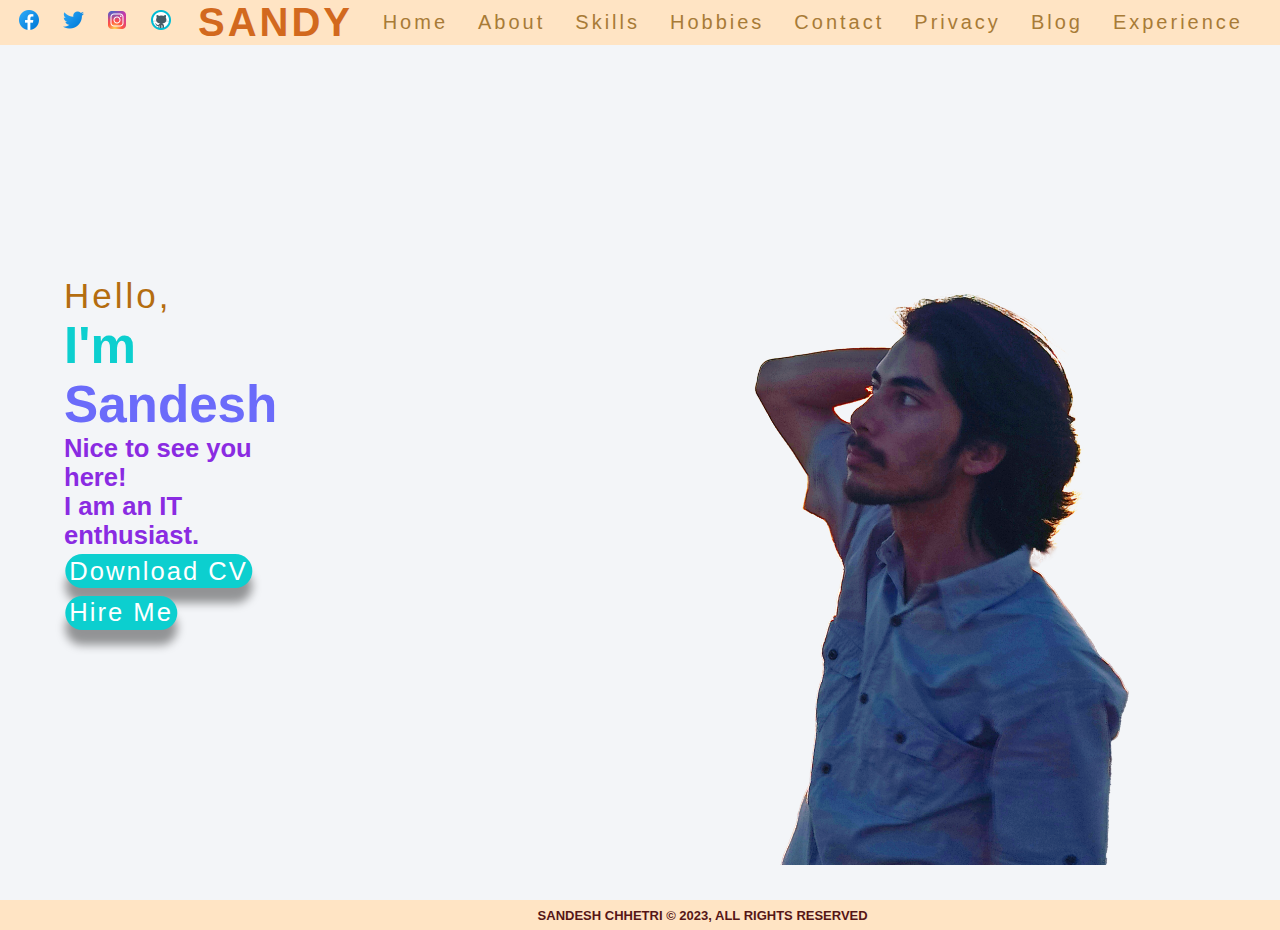
<file: Index.html>
<!DOCTYPE html>
<html lang="en">
<head>
    <meta charset="UTF-8">
    <meta http-equiv="X-UA-Compatible" content="IE=edge">
    <meta name="viewport" content="width=device-width, initial-scale=1.0">
    <link rel="stylesheet" href="Sandesh.css">
    <title>Sandesh's Website</title>

</head> 
<body>
	<div class="vessel">
		<nav>
			<div class="social-icons">
				<a href="https://www.facebook.com/sndesh.pc/"><i class="facebook"></i></a>
				<a href="https://twitter.com/SandeshJungChh2"><i class="twitter"></i></a>
				<a href="https://www.instagram.com/im_sandesh_chhetri/"><i class="instagram"></i></a>
				<a href="https://github.com/Sandeshsir"><i class="github"></i></a>
			  </div>			  
			<div class="logo">Sandy</div>
			<div>
			<ul>
				<li><a href="Index.html">Home</a></li>
				<li><a href="About.html">About</a></li>
				<li><a href="Skills.html">Skills</a></li>
				<li><a href="Hobbies.html">Hobbies</a></li>
       			<li><a href="Contact.html">Contact</a></li>
				<li><a href="Privacy.html">Privacy</a></li>
				<li><a href="Blog.html">Blog</a></li>
				<li><a href="Experience.html">Experience</a></li>
			</ul>
			</div>
			<div style=" clear:both"></div>
		</nav>
		<div class="wrapper">
			<div class="cont cont1">
				<span class="topline">Hello,</span>
				<h1>I'm <span class="multitext">Sandesh</span></h1>
				<p>Nice to see you here!<br>
					I am an IT enthusiast.
				</p>
				<div class="btn">
					<a href="cv.pdf"><button>Download CV</button></a>
					<a href="Contact.html"><button>Hire me</button></a>
				</div>
			</div>
			<div style="float:right">
				<figure>
					<img src="sandy2.png" alt="Sandesh's image">
				</figure>
			</div>
		</div>
	</div>
	<footer>
        <p class="foot">SANDESH CHHETRI &COPY 2023, ALL RIGHTS RESERVED</p>
    </footer>
</body>
</html>
</file>
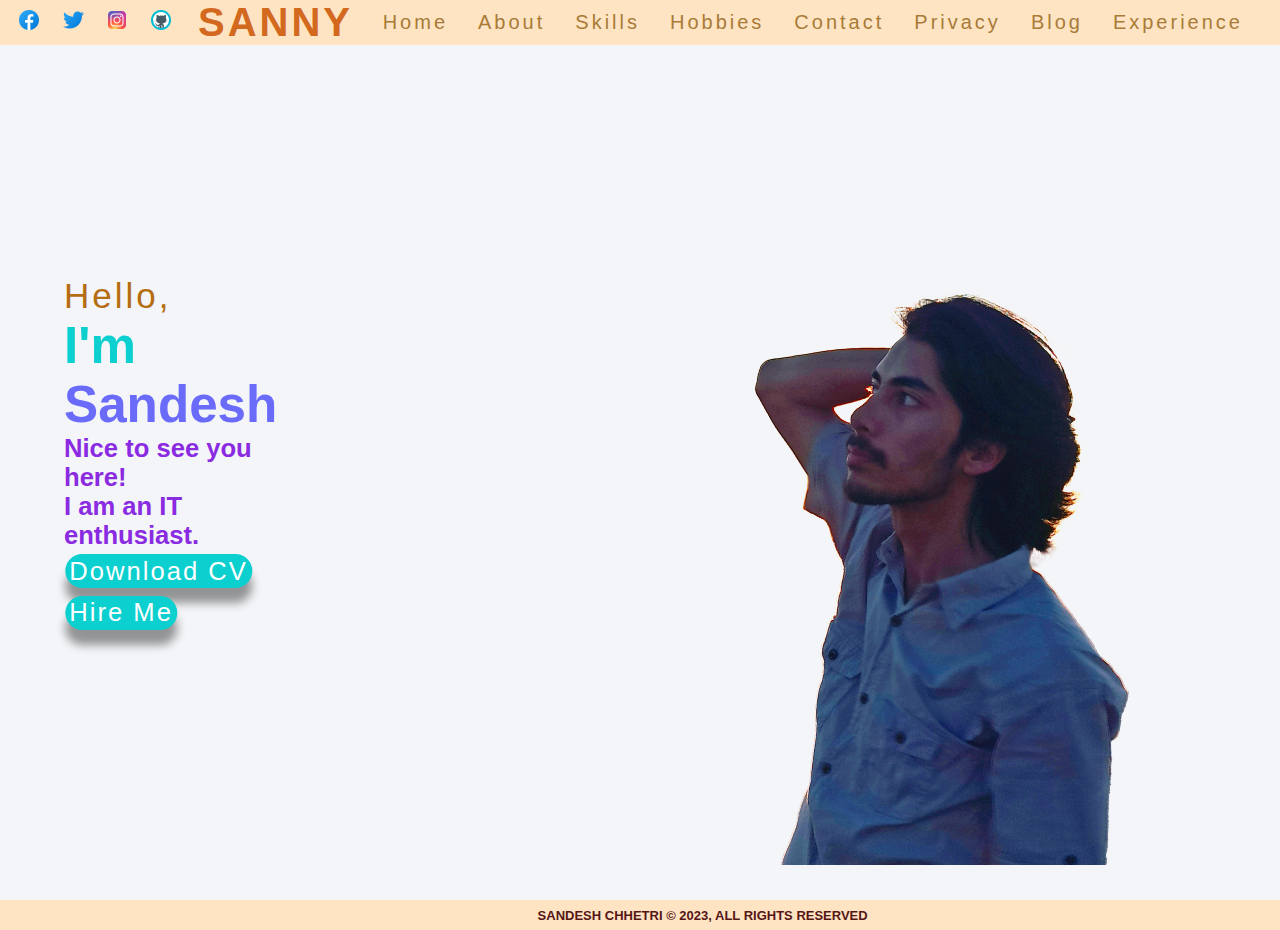
<file: index.html>
<!DOCTYPE html>
<html lang="en">
<head>
    <meta charset="UTF-8">
    <meta http-equiv="X-UA-Compatible" content="IE=edge">
    <meta name="viewport" content="width=device-width, initial-scale=1.0">
    <link rel="stylesheet" href="Sandesh.css">
    <title>Sandesh's Website</title>

</head> 
<body>
	<div class="vessel">
		<nav>
			<div class="social-icons">
				<a href="https://www.facebook.com/sndesh.pc/"><i class="facebook"></i></a>
				<a href="https://twitter.com/SandeshJungChh2"><i class="twitter"></i></a>
				<a href="https://www.instagram.com/im_sandesh_chhetri/"><i class="instagram"></i></a>
				<a href="https://github.com/Sandeshsir"><i class="github"></i></a>
			  </div>			  
			<div class="logo">Sanny</div>
			<div>
			<ul>
				<li><a href="index.html">Home</a></li>
				<li><a href="About.html">About</a></li>
				<li><a href="Skills.html">Skills</a></li>
				<li><a href="Hobbies.html">Hobbies</a></li>
       			<li><a href="Contact.html">Contact</a></li>
				<li><a href="Privacy.html">Privacy</a></li>
				<li><a href="Blog.html">Blog</a></li>
				<li><a href="Experience.html">Experience</a></li>
			</ul>
			</div>
			<div style=" clear:both"></div>
		</nav>
		<div class="wrapper">
			<div class="cont cont1">
				<span class="topline">Hello,</span>
				<h1>I'm <span class="multitext">Sandesh</span></h1>
				<p>Nice to see you here!<br>
					I am an IT enthusiast.
				</p>
				<div class="btn">
					<a href="cv.pdf"><button>Download CV</button></a>
					<a href="Contact.html"><button>Hire me</button></a>
				</div>
			</div>
			<div style="float:right">
				<figure>
					<img src="sandy2.png" alt="Sandesh's image">
				</figure>
			</div>
		</div>
	</div>
	<footer>
        <p class="foot">SANDESH CHHETRI &COPY 2023, ALL RIGHTS RESERVED</p>
    </footer>
</body>
</html>
</file>
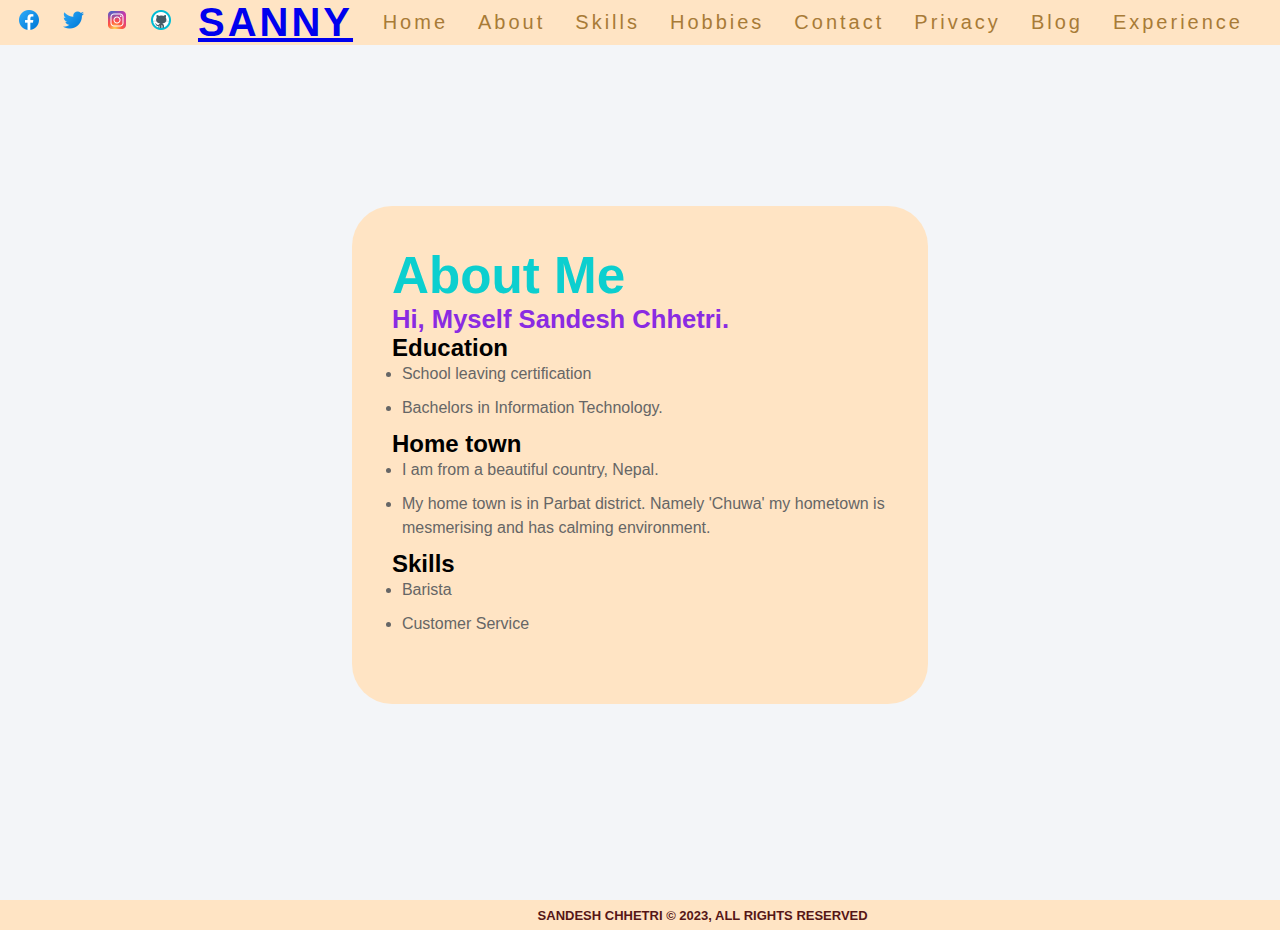
<file: About.html>
<!DOCTYPE html>
<html lang="en">
<head>
    <meta charset="UTF-8">
    <meta http-equiv="X-UA-Compatible" content="IE=edge">
    <meta name="viewport" content="width=device-width, initial-scale=1.0">
    <link rel="stylesheet" href="Sandesh.css">
    <title>About Me</title>
</head> 
<body>
    <div class="vessel">
        <nav>
			<div class="social-icons">
				<a href="https://www.facebook.com/sndesh.pc/"><i class="facebook"></i></a>
				<a href="https://twitter.com/SandeshJungChh2"><i class="twitter"></i></a>
				<a href="https://www.instagram.com/im_sandesh_chhetri/"><i class="instagram"></i></a>
				<a href="https://github.com/Sandeshsir"><i class="github"></i></a>
			  </div>			  
			<div class="logo"><a href="index.html">Sanny</a></div>
			<div>
			<ul>
				<li><a href="Index.html">Home</a></li>
				<li><a href="About.html">About</a></li>
				<li><a href="Skills.html">Skills</a></li>
				<li><a href="Hobbies.html">Hobbies</a></li>
       			<li><a href="Contact.html">Contact</a></li>
				<li><a href="Privacy.html">Privacy</a></li>
				<li><a href="Blog.html">Blog</a></li>
				<li><a href="Experience.html">Experience</a></li>
			</ul>
			</div>
			<div style=" clear:both"></div>
		</nav>
        <div class="wrapper">
            <div class="cont contabt1">
                <section>
                    <h1>About Me</h1>
                    <p>Hi, Myself Sandesh Chhetri.</p>
                </section>

                <section>
                    <h2>Education</h2>
                    <ul class="points">
                        <li>School leaving certification</li>
                        <li>Bachelors in Information Technology.</li>
                        
                    </ul>
                </section>

                <section>
                    <h2>Home town</h2>
                    <ul class="points">
                        <li>I am from a beautiful country, Nepal.</li>
                        <li>My home town is in Parbat district. Namely 'Chuwa' my hometown is mesmerising and has calming environment.</li>
                    </ul>
                </section>

                <section>
                    <h2>Skills</h2>
                    <ul class="points">
                        <li>Barista</li>
                        <li>Customer Service</li>
                    </ul>
                </section><br>
            </div>
        </div>
    </div>
    <footer>
        <p class="foot">SANDESH CHHETRI &COPY 2023, ALL RIGHTS RESERVED</p>
    </footer>
</body>
</html>
</file>
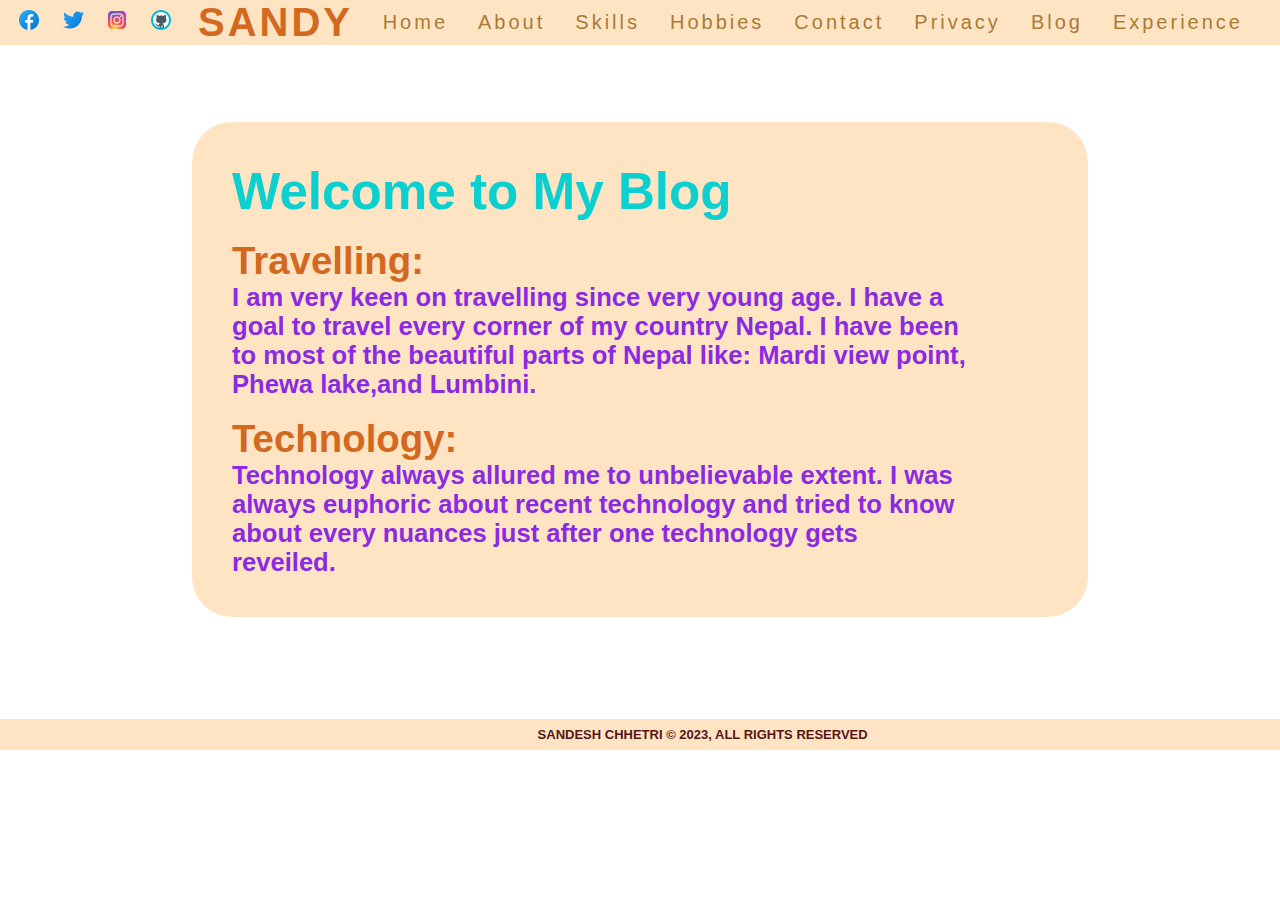
<file: Blog.html>
<!DOCTYPE html>
<html lang="en">
<head>
    <meta charset="UTF-8">
    <meta http-equiv="X-UA-Compatible" content="IE=edge">
    <meta name="viewport" content="width=device-width, initial-scale=1.0">
    <link rel="stylesheet" href="Sandesh.css">
    <title>My Blog</title>
</head>
<body>
    <nav>
        <div class="social-icons">
            <a href="https://www.facebook.com/sndesh.pc/"><i class="facebook"></i></a>
				<a href="https://twitter.com/SandeshJungChh2"><i class="twitter"></i></a>
				<a href="https://www.instagram.com/im_sandesh_chhetri/"><i class="instagram"></i></a>
				<a href="https://github.com/Sandeshsir"><i class="github"></i></a>
        </div>
        <div class="logo">Sandy</div>
        <div>
            <ul>
                <li><a href="index.html">Home</a></li>
                <li><a href="About.html">About</a></li>
                <li><a href="Skills.html">Skills</a></li>
                <li><a href="Hobbies.html">Hobbies</a></li>
                <li><a href="Contact.html">Contact</a></li>
                <li><a href="Privacy.html">Privacy</a></li>
                <li><a href="Blog.html">Blog</a></li>
                <li><a href="Experience.html">Experience</a></li>
            </ul>
        </div>
        
        <div style="clear:both"></div>
    </nav>
        <div class="contabt2">
    <main>
        <section class="blog-section">
            <div class="blog-container">
                <h1 >Welcome to My Blog</h1><br>
                <h2 style="font-size: 3vw; color: chocolate;">Travelling: </h2>
                <p>
                    I am very keen on travelling since very young age. I have a goal to travel every corner of my country Nepal. I have been to most of the beautiful parts of Nepal like: Mardi view point, Phewa lake,and Lumbini.
                </p><br>
                <h2 style="font-size: 3vw; color: chocolate;">Technology: </h2>
                <p>
                  Technology always allured me to unbelievable extent. I was always euphoric about recent technology and tried to know about every nuances just after one technology gets reveiled.
                </p>
            </div>
        </section>
    </main>
    </div>
    <footer>
        <p class="foot">SANDESH CHHETRI &COPY; 2023, ALL RIGHTS RESERVED</p>
    </footer>
</body>
</html>
</file>
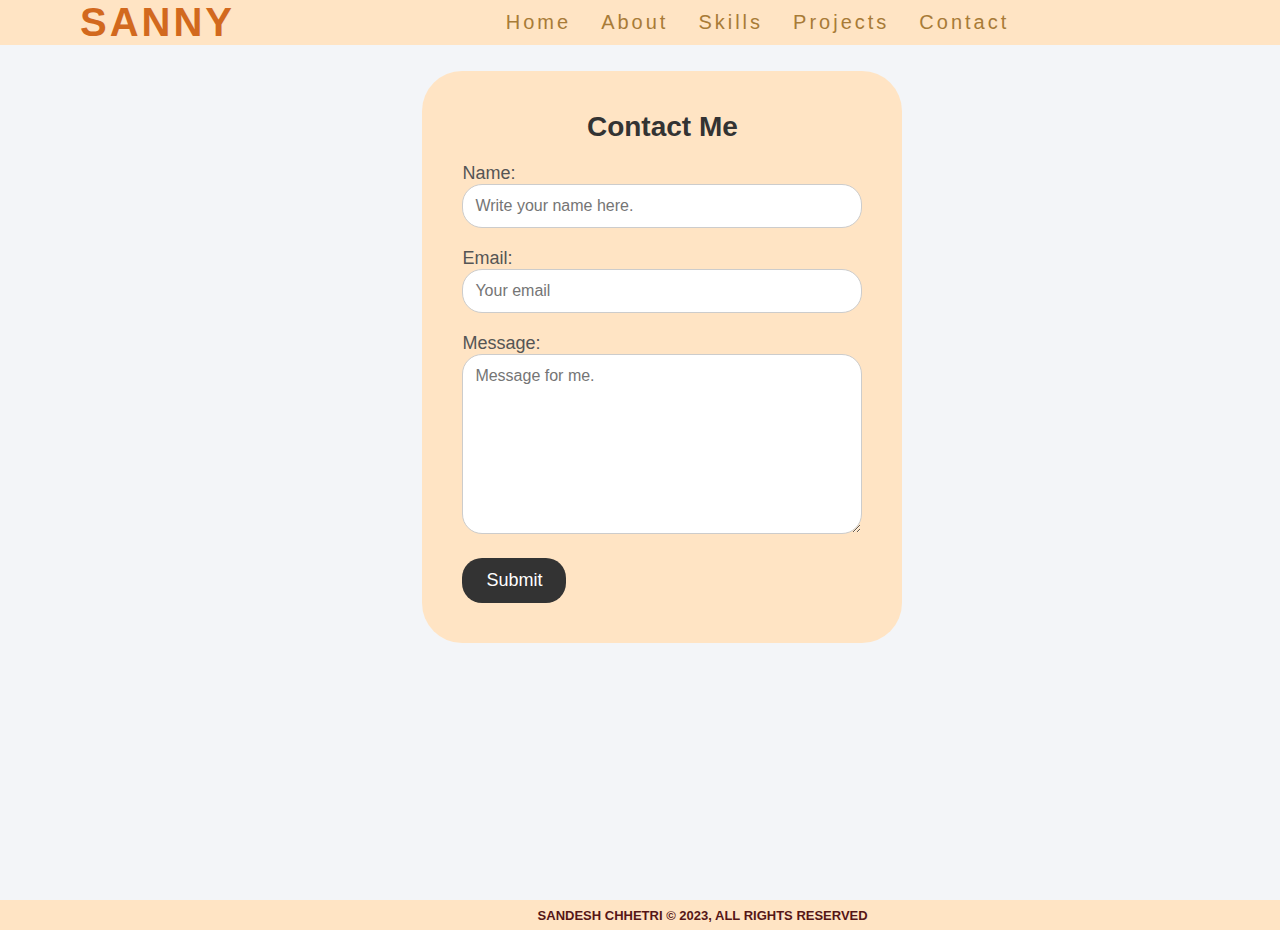
<file: Contact.html>
<!DOCTYPE html>
<html lang="en">
<head>
    <meta charset="UTF-8">
    <meta http-equiv="X-UA-Compatible" content="IE=edge">
    <meta name="viewport" content="width=device-width, initial-scale=1.0">
    <meta name="description" content="Contact Sandesh Chhetri, a Java Backend Developer.">
    <meta name="keywords" content="Contact, Sandesh Chhetri, Java, Spring Boot, AWS, Backend Developer">
    <meta property="og:title" content="Contact Sandesh Chhetri">
    <meta property="og:description" content="Contact Sandesh Chhetri, a Java Backend Developer.">
    <meta property="og:image" content="sandy2.png">
    <meta property="og:url" content="https://your-domain.com/Contact.html">
    <meta name="twitter:card" content="summary_large_image">
    <link rel="stylesheet" href="https://cdnjs.cloudflare.com/ajax/libs/font-awesome/6.5.1/css/all.min.css" integrity="sha512-DTOQO9RWCH3ppGqcWaEA1BIZOC6xxalwEsw9c2QQeAIftl+Vegovlnee1c9QX4TctnWMn13TZye+giMm8e2LwA==" crossorigin="anonymous" referrerpolicy="no-referrer" />
    <link rel="stylesheet" href="Sandesh.css">
    <title>Contact Me</title>
    <script src="Sandesh.js"></script> <!-- Preserved script tag -->
</head>
<body>
    <div class="vessel">
        <nav>
            <div class="social-icons">
                <a href="https://www.facebook.com/sndesh.pc/" aria-label="Facebook"><i class="fab fa-facebook-f"></i></a>
                <a href="https://twitter.com/SandeshJungChh2" aria-label="Twitter"><i class="fab fa-twitter"></i></a>
                <a href="https://www.instagram.com/im_sandesh_chhetri/" aria-label="Instagram"><i class="fab fa-instagram"></i></a>
                <a href="https://github.com/Sandeshsir" aria-label="GitHub"><i class="fab fa-github"></i></a>
            </div>              
            <div class="logo">Sanny</div>
            <ul>
                <li><a href="index.html">Home</a></li>
                <li><a href="About.html">About</a></li>
                <li><a href="Skills.html">Skills</a></li>
                <li><a href="Projects.html">Projects</a></li>
                <li><a href="Contact.html">Contact</a></li>
            </ul>
        </nav>
        <div class="form"> <!-- This class seems to be for centering the form container -->
            <div class="cont content1"> <!-- This class provides padding and styling -->
                <h1 class="conthead">Contact Me</h1>
                <form id="contactForm" onsubmit="showThankYouMessage(event);" action="https://formspree.io/f/meozrbay" method="post">
                    <label for="name">Name:</label><br>
                    <input type="text" id="name" name="name" placeholder="Write your name here." required><br>
                    <label for="email">Email:</label><br>
                    <input type="email" id="email" name="email" placeholder="Your email" required><br>
                    <label for="message">Message:</label><br>
                    <textarea id="message" name="message" placeholder="Message for me." required></textarea><br>
                    <input type="submit" value="Submit">
                </form>

                <div id="thankYouMessage" style="display: none;"> <!-- This will be styled by CSS variables if h2/p tags are used -->
                    <h2>Thank you for contacting me!</h2>
                    <p>I will try to get back to you as soon as possible.</p>
                </div>
            </div>
        </div>
    </div>
    <footer>
        <p class="foot">SANDESH CHHETRI &COPY; 2023, ALL RIGHTS RESERVED</p>
    </footer>
</body>
</html>
</file>
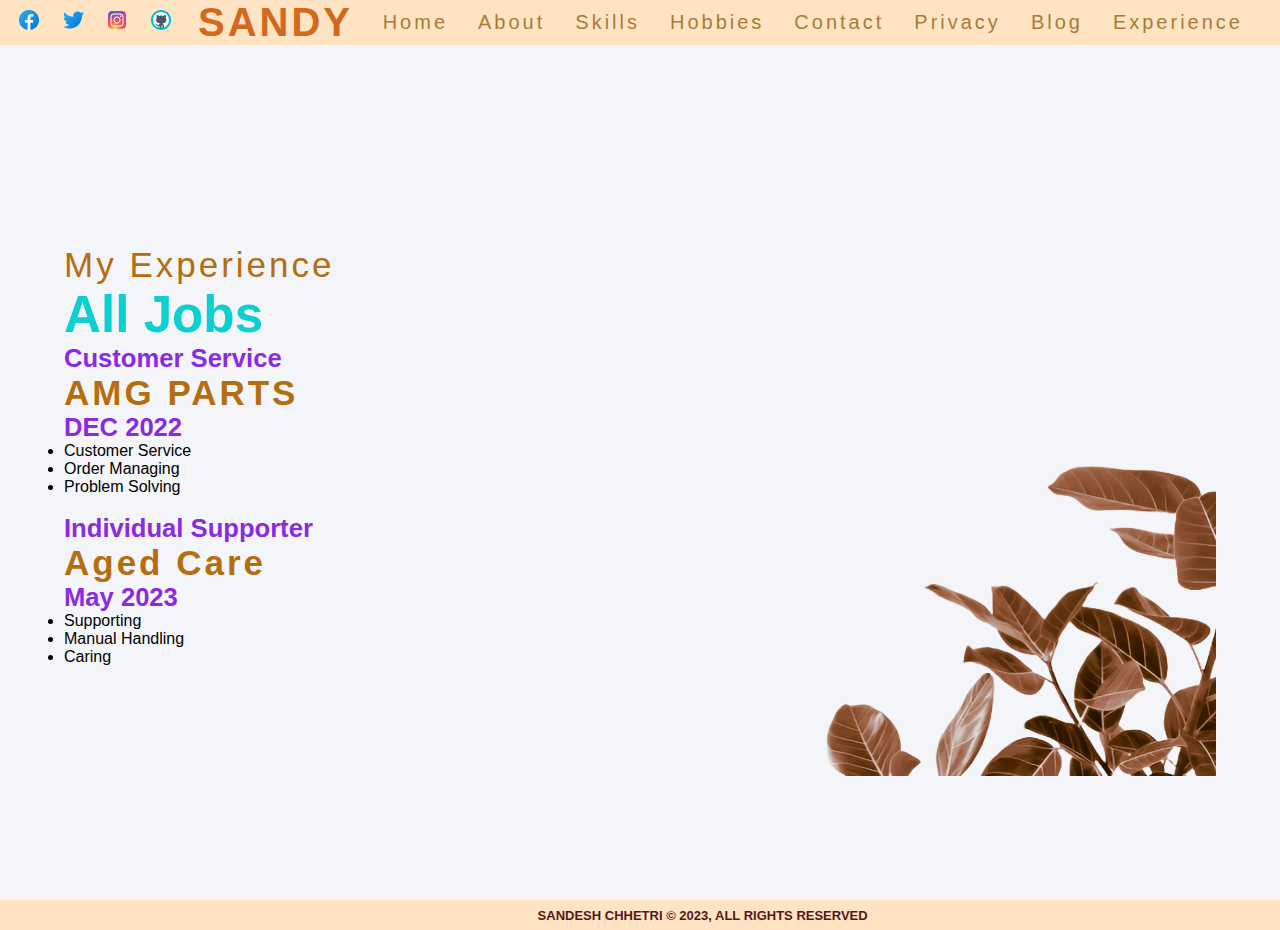
<file: Experience.html>
<!DOCTYPE html>
<html lang="en">
<head>
    <meta charset="UTF-8">
    <meta http-equiv="X-UA-Compatible" content="IE=edge">
    <meta name="viewport" content="width=device-width, initial-scale=1.0">
    <link rel="stylesheet" href="Sandesh.css">
    <title>Sandesh's Website</title>
</head>
<body>
	<div class="vessel">
		<nav>
			<div class="social-icons">
				<a href="https://www.facebook.com/sndesh.pc/"><i class="facebook"></i></a>
				<a href="https://twitter.com/SandeshJungChh2"><i class="twitter"></i></a>
				<a href="https://www.instagram.com/im_sandesh_chhetri/"><i class="instagram"></i></a>
				<a href="https://github.com/Sandeshsir"><i class="github"></i></a>
			</div>			  
			<div class="logo">Sandy</div>
			<div>
				<ul>
					<li><a href="Index.html">Home</a></li>
					<li><a href="About.html">About</a></li>
					<li><a href="Skills.html">Skills</a></li>
					<li><a href="Hobbies.html">Hobbies</a></li>
	       			<li><a href="Contact.html">Contact</a></li>
					<li><a href="Privacy.html">Privacy</a></li>
					<li><a href="Blog.html">Blog</a></li>
					<li><a href="Experience.html">Experience</a></li>
				</ul>
			</div>
			<div style="clear:both"></div>
		</nav>
		<div class="wrapper">
			<div class="cont cont1">
				<span class="topline">My Experience</span>
				<h1>All Jobs</h1>
				<div class="experience-container">
					<P>Customer Service</P>
					<P CLASS="topline">AMG PARTS</p>
					<p>DEC 2022</p>
					<ul>
						<li>Customer Service</li>
						<li>Order Managing</li>
						<li>Problem Solving</li>
					</ul><br>
					<p>Individual Supporter</p>
					<p class="topline">Aged Care</p>
					<p>May 2023</p>
					<ul>
						<li>Supporting</li>
						<li>Manual Handling</li>
						<li>Caring</li>
					</ul>
					
				</div>
			</div>
			<div style="float:right">
				<figure>
					<img src="exp.png" alt="Brown leaves">
				</figure>
			</div>
		</div>
	</div>
	<footer>
        <p class="foot">SANDESH CHHETRI &COPY; 2023, ALL RIGHTS RESERVED</p>
    </footer>
</body>
</html>
</file>
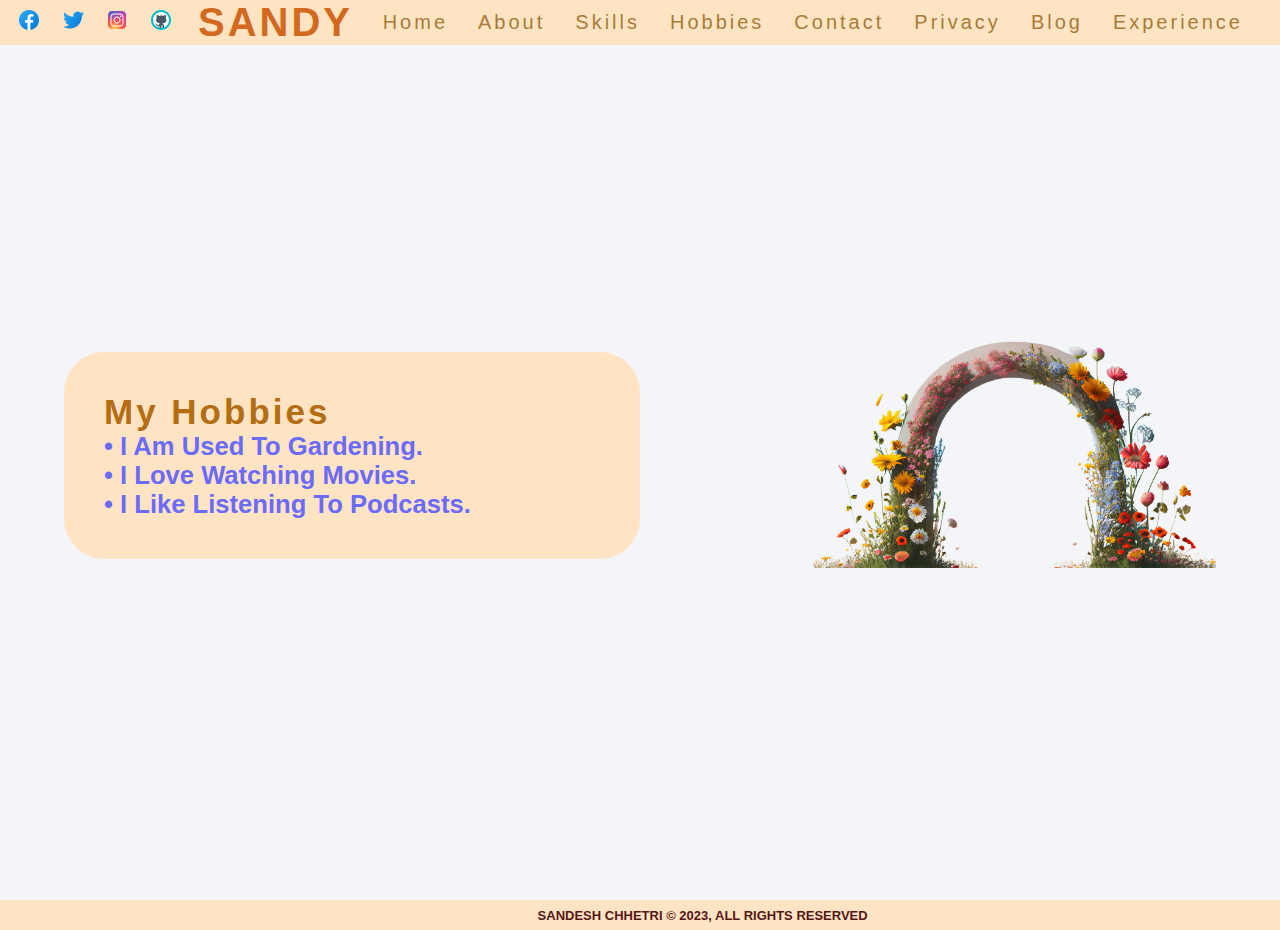
<file: Hobbies.html>
<!DOCTYPE html>
<html lang="en">
<head>
    <meta charset="UTF-8">
    <meta http-equiv="X-UA-Compatible" content="IE=edge">
    <meta name="viewport" content="width=device-width, initial-scale=1.0">
    <link rel="stylesheet" href="Sandesh.css">
    <title>My Hobbies</title>
</head>
<body>
    <div class="vessel">
		<nav>
			<div class="social-icons">
				<a href="https://www.facebook.com/sndesh.pc/"><i class="facebook"></i></a>
				<a href="https://twitter.com/SandeshJungChh2"><i class="twitter"></i></a>
				<a href="https://www.instagram.com/im_sandesh_chhetri/"><i class="instagram"></i></a>
				<a href="https://github.com/Sandeshsir"><i class="github"></i></a>
			  </div>			  
			<div class="logo">Sandy</div>
			<div>
			<ul>
				<li><a href="Index.html">Home</a></li>
				<li><a href="About.html">About</a></li>
				<li><a href="Skills.html">Skills</a></li>
				<li><a href="Hobbies.html">Hobbies</a></li>
       			<li><a href="Contact.html">Contact</a></li>
				<li><a href="Privacy.html">Privacy</a></li>
				<li><a href="Blog.html">Blog</a></li>
				<li><a href="Experience.html">Experience</a></li>
			</ul>
			</div>
			<div style=" clear:both"></div>
		</nav>
		<div class="wrapper">
			<div class="cont contabt1">
                <h1 class="topline">My Hobbies</h1>
                <p class="multitext">• I am used to gardening.<br>
					• I love watching movies.<br>
					• I like listening to podcasts. </p>
            </div>
            <div class="cont1">
                <figure>
                    <img src="hobbies.png" alt="Hobbies Image">
                </figure>
            </div>
		</div>
	</div>
	<footer>
        <p class="foot">SANDESH CHHETRI &COPY 2023, ALL RIGHTS RESERVED</p>
    </footer>
</body>
</html>
</file>
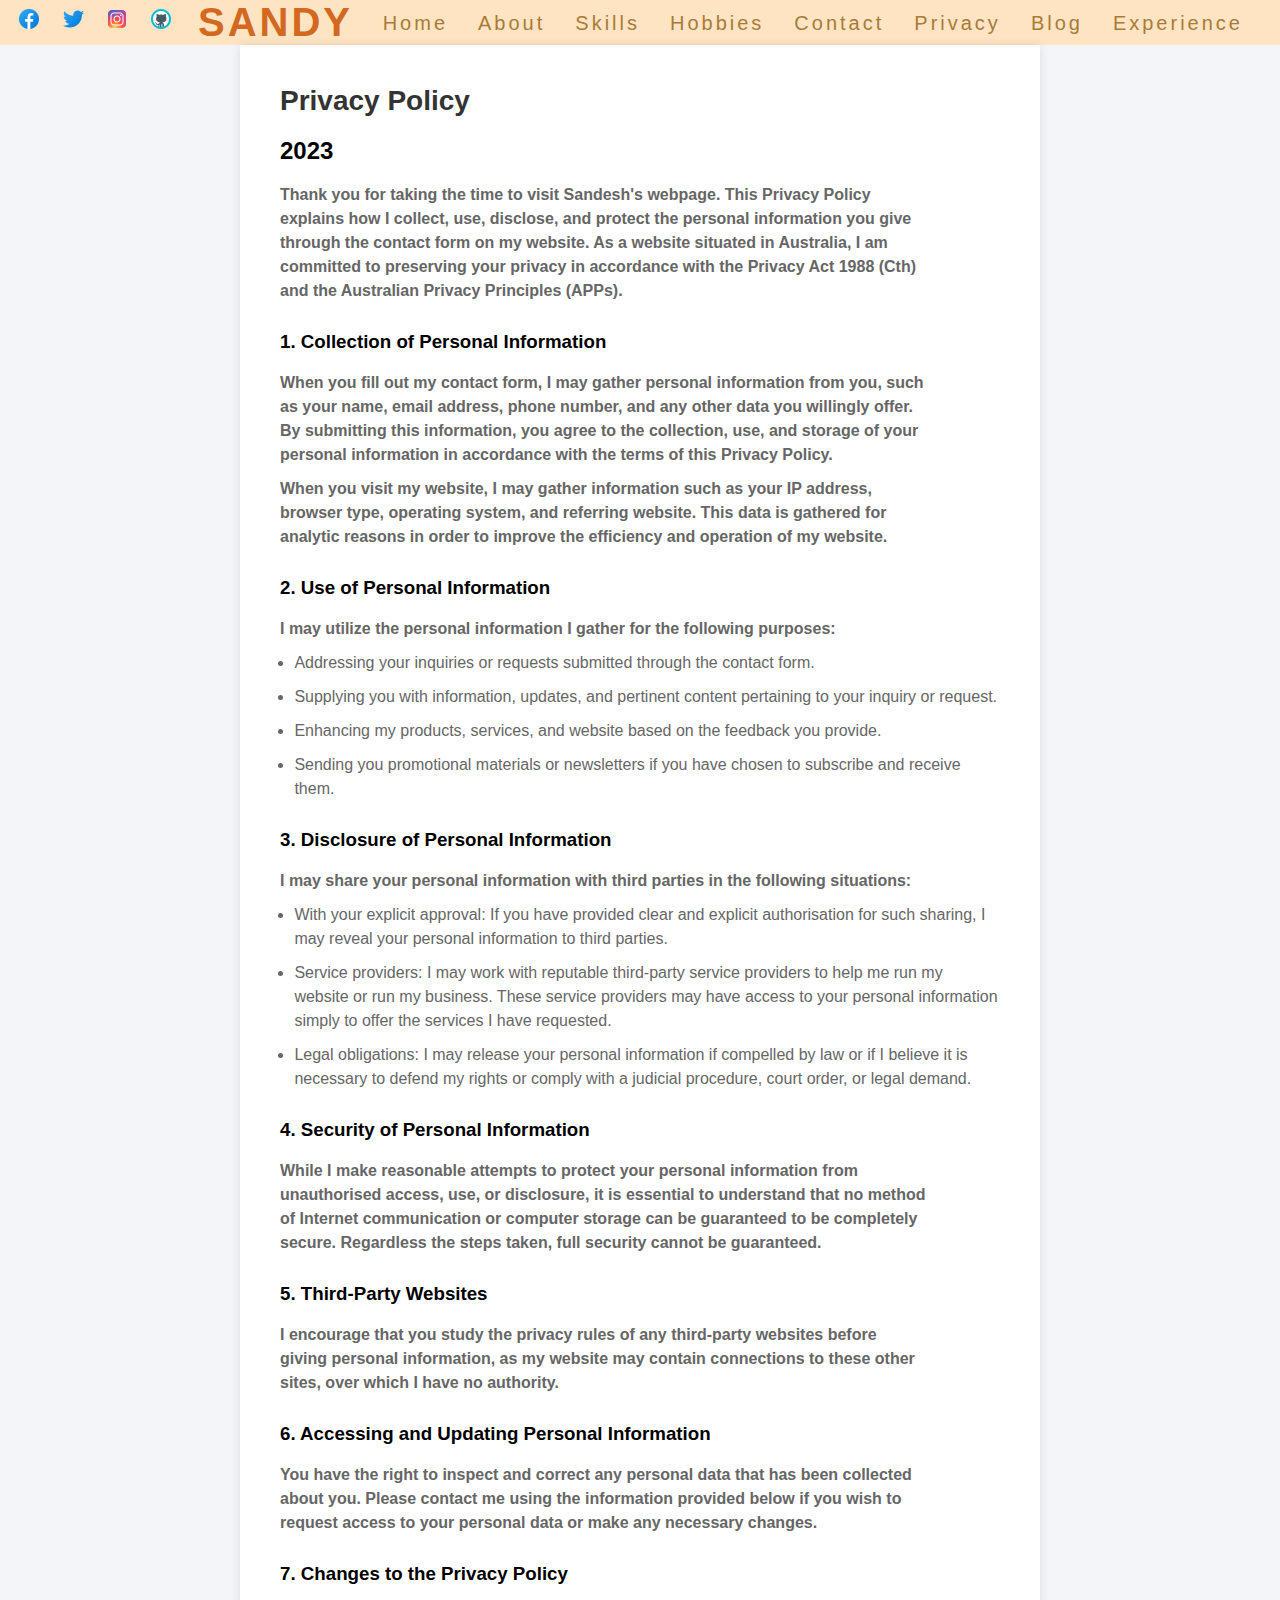
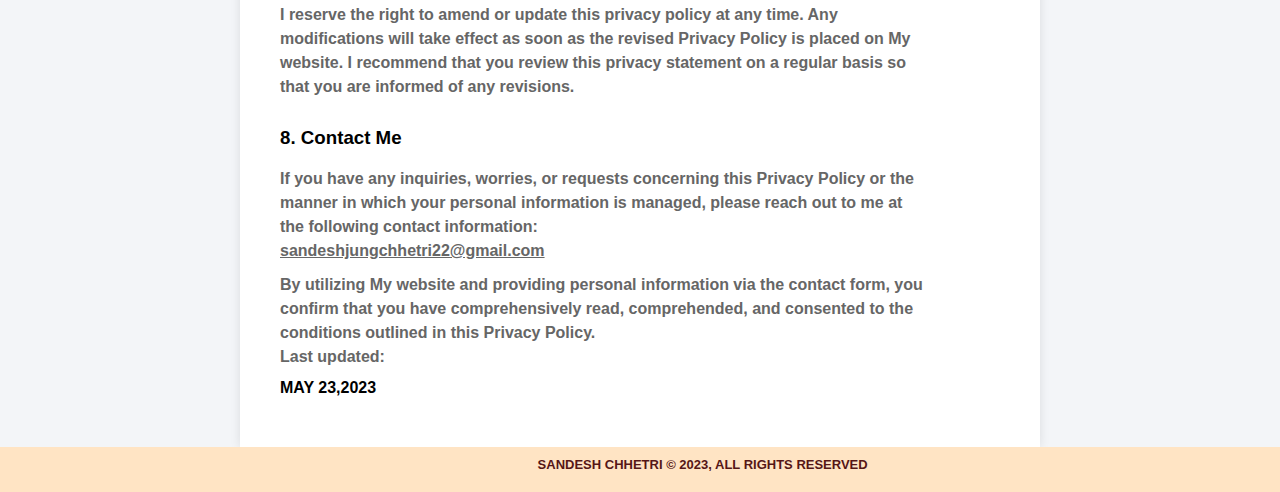
<file: Privacy.html>
<!DOCTYPE html>
<html lang="en">
<head>
    <meta charset="UTF-8">
    <meta http-equiv="X-UA-Compatible" content="IE=edge">
    <meta name="viewport" content="width=device-width, initial-scale=1.0">
    <link rel="stylesheet" href="Sandesh.css">
    <style>
        body {
            background-color: #f3f5f8;
        }

        .container {
            max-width: 800px;
            margin: 0 auto;
            padding: 40px;
            background-color: #fff;
            box-shadow: 0 0 10px rgba(0, 0, 0, 0.1);
        }

        h1 {
            font-size: 28px;
            color: #333;
            margin-bottom: 20px;
        }

        p ,a{
            font-size: 16px;
            line-height: 1.5;
            color: #666;
            margin-bottom: 10px;
        }
        
        
    </style>
    <title>Privacy</title>
</head>
<body>
    <nav>
        <div class="social-icons">
            <a href="https://www.facebook.com/sndesh.pc/"><i class="facebook"></i></a>
				<a href="https://twitter.com/SandeshJungChh2"><i class="twitter"></i></a>
				<a href="https://www.instagram.com/im_sandesh_chhetri/"><i class="instagram"></i></a>
				<a href="https://github.com/Sandeshsir"><i class="github"></i></a>
        </div>			  
        <div class="logo">Sandy</div>
        <div>
            <ul>
                <li><a href="Index.html">Home</a></li>
                <li><a href="About.html">About</a></li>
                <li><a href="Skills.html">Skills</a></li>
                <li><a href="Hobbies.html">Hobbies</a></li>
                <li><a href="Contact.html">Contact</a></li>
                <li><a href="Privacy.html">Privacy</a></li>
                <li><a href="Blog.html">Blog</a></li>
                <li><a href="Experience.html">Experience</a></li>
            </ul>
        </div>
        <div style="clear:both"></div>
    </nav>

    <div class="container">
        <h1>Privacy Policy</h1>
        <h2>2023</h2><br>
        <p>Thank you for taking the time to visit Sandesh's webpage. This Privacy Policy explains how I collect, use, disclose, and protect the personal information you give through the contact form on my website. As a website situated in Australia, I am committed to preserving your privacy in accordance with the Privacy Act 1988 (Cth) and the Australian Privacy Principles (APPs).</p><br>
        
        <h3>1. Collection of Personal Information</h3><br>
       
        <p>When you fill out my contact form, I may gather personal information from you, such as your name, email address, phone number, and any other data you willingly offer. By submitting this information, you agree to the collection, use, and storage of your personal information in accordance with the terms of this Privacy Policy.</p>

        <p>When you visit my website, I may gather information such as your IP address, browser type, operating system, and referring website. This data is gathered for analytic reasons in order to improve the efficiency and operation of my website.</p><br>

        <h3>2. Use of Personal Information</h3><br>

            <p>I may utilize the personal information I gather for the following purposes:
                <ul class="points">
                    <li>Addressing your inquiries or requests submitted through the contact form.</li>
                    <li>Supplying you with information, updates, and pertinent content pertaining to your inquiry or request.</li>
                    <li>Enhancing my products, services, and website based on the feedback you provide.</li>
                    <li>Sending you promotional materials or newsletters if you have chosen to subscribe and receive them.</li>
                </ul>
            </p><br>

            <h3>3. Disclosure of Personal Information</h3><br>

            <p>I may share your personal information with third parties in the following situations:
                <ul class="points">
                    <li>With your explicit approval: If you have provided clear and explicit authorisation for such sharing, I may reveal your personal information to third parties.</li>
                    <li>Service providers: I may work with reputable third-party service providers to help me run my website or run my business. These service providers may have access to your personal information simply to offer the services I have requested.</li>
                    <li>Legal obligations: I may release your personal information if compelled by law or if I believe it is necessary to defend my rights or comply with a judicial procedure, court order, or legal demand.</li>
                </ul>
            </p><br>
          
            <h3>4. Security of Personal Information</h3><br>

            <p>While I make reasonable attempts to protect your personal information from unauthorised access, use, or disclosure, it is essential to understand that no method of Internet communication or computer storage can be guaranteed to be completely secure. Regardless the steps taken, full security cannot be guaranteed.</p><br>

            <h3>5. Third-Party Websites</h3><br>
            <p>I encourage that you study the privacy rules of any third-party websites before giving personal information, as my website may contain connections to these other sites, over which I have no authority.</p><br>

            <h3>6. Accessing and Updating Personal Information</h3><br>

            <p>You have the right to inspect and correct any personal data that has been collected about you. Please contact me using the information provided below if you wish to request access to your personal data or make any necessary changes.</p><br>

            <h3>7. Changes to the Privacy Policy</h3><br>

            <p>I reserve the right to amend or update this privacy policy at any time. Any modifications will take effect as soon as the revised Privacy Policy is placed on My website. I recommend that you review this privacy statement on a regular basis so that you are informed of any revisions.</p><br>

            <h3>8. Contact Me</h3><br>

            <p>If you have any inquiries, worries, or requests concerning this Privacy Policy or the manner in which your personal information is managed, please reach out to me at the following contact information:<br>

                <a href="#">sandeshjungchhetri22@gmail.com</a><p>
                
               <p>By utilizing My website and providing personal information via the contact form, you confirm that you have comprehensively read, comprehended, and consented to the conditions outlined in this Privacy Policy.<br>
                
                Last updated:<h4>MAY 23,2023</h4    > </p>
        </div>
    
        <footer>
            <p class="foot">SANDESH CHHETRI &COPY; 2023, ALL RIGHTS RESERVED</p>
        </footer>
    </body>
    </html>
</file>
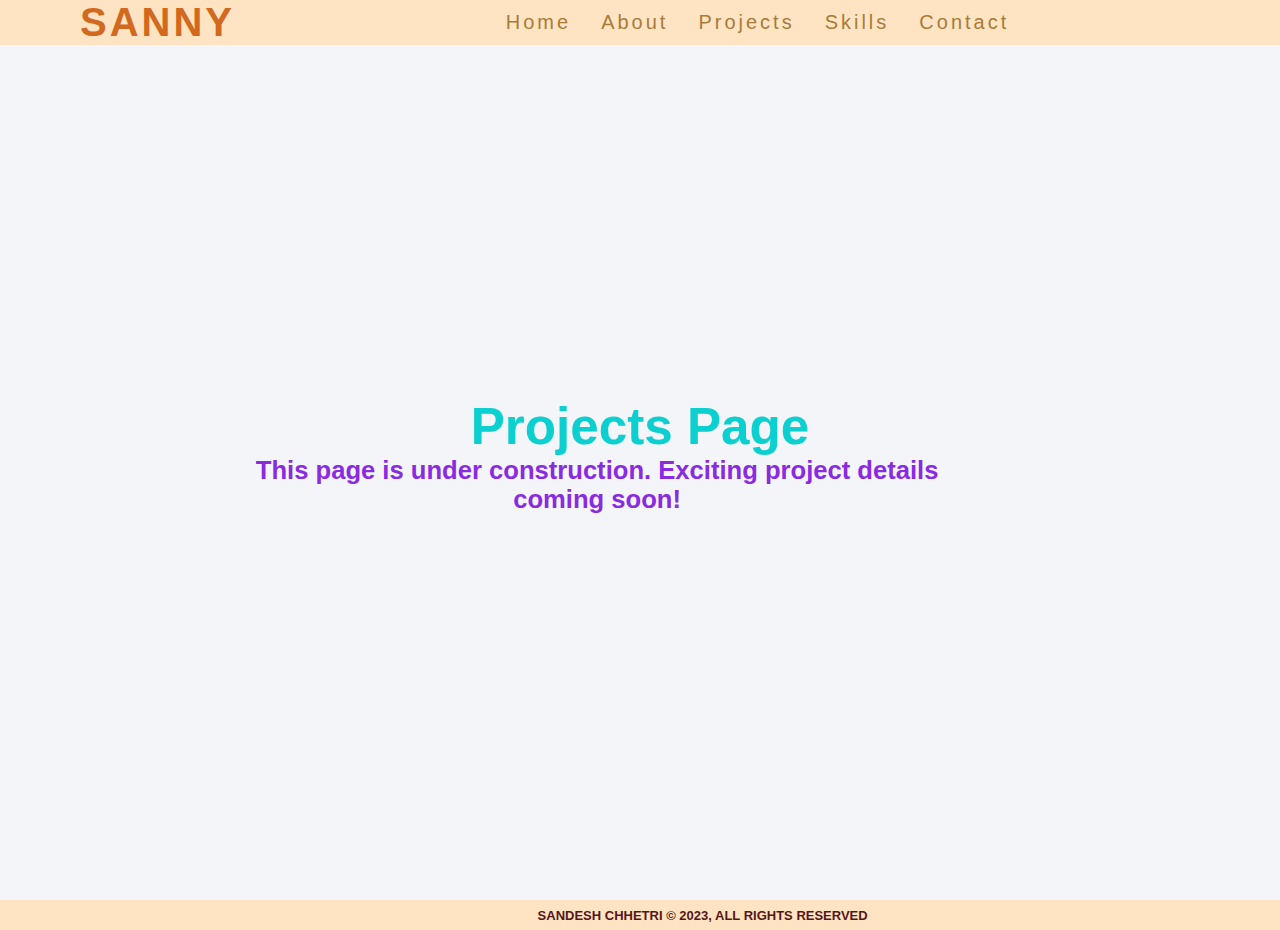
<file: Projects.html>
<!DOCTYPE html>
<html lang="en">
<head>
    <meta charset="UTF-8">
    <meta http-equiv="X-UA-Compatible" content="IE=edge">
    <meta name="viewport" content="width=device-width, initial-scale=1.0">
    <meta name="description" content="Projects by Sandesh Chhetri, a Java Backend Developer.">
    <meta name="keywords" content="Projects, Sandesh Chhetri, Java, Spring Boot, AWS, Backend Developer">
    <meta property="og:title" content="Projects by Sandesh Chhetri">
    <meta property="og:description" content="Projects by Sandesh Chhetri, a Java Backend Developer.">
    <meta property="og:image" content="sandy2.png">
    <meta property="og:url" content="https://your-domain.com/Projects.html">
    <meta name="twitter:card" content="summary_large_image">
    <link rel="stylesheet" href="https://cdnjs.cloudflare.com/ajax/libs/font-awesome/6.5.1/css/all.min.css" integrity="sha512-DTOQO9RWCH3ppGqcWaEA1BIZOC6xxalwEsw9c2QQeAIftl+Vegovlnee1c9QX4TctnWMn13TZye+giMm8e2LwA==" crossorigin="anonymous" referrerpolicy="no-referrer" />
    <link rel="stylesheet" href="Sandesh.css">
    <title>My Projects</title>
</head>
<body>
    <div class="vessel">
        <nav>
            <div class="social-icons">
                <a href="https://www.facebook.com/sndesh.pc/" aria-label="Facebook"><i class="fab fa-facebook-f"></i></a>
                <a href="https://twitter.com/SandeshJungChh2" aria-label="Twitter"><i class="fab fa-twitter"></i></a>
                <a href="https://www.instagram.com/im_sandesh_chhetri/" aria-label="Instagram"><i class="fab fa-instagram"></i></a>
                <a href="https://github.com/Sandeshsir" aria-label="GitHub"><i class="fab fa-github"></i></a>
            </div>              
            <div class="logo">Sanny</div>
            <ul>
                <li><a href="index.html">Home</a></li>
                <li><a href="About.html">About</a></li>
                <li><a href="Projects.html">Projects</a></li>
                <li><a href="Skills.html">Skills</a></li>
                <li><a href="Contact.html">Contact</a></li>
            </ul>
        </nav>
        <div class="wrapper">
            <div style="text-align: center; padding: 50px;">
                <h1>Projects Page</h1>
                <p>This page is under construction. Exciting project details coming soon!</p>
            </div>
        </div>
    </div>
    <footer>
        <p class="foot">SANDESH CHHETRI &COPY; 2023, ALL RIGHTS RESERVED</p>
    </footer>
</body>
</html>
</file>
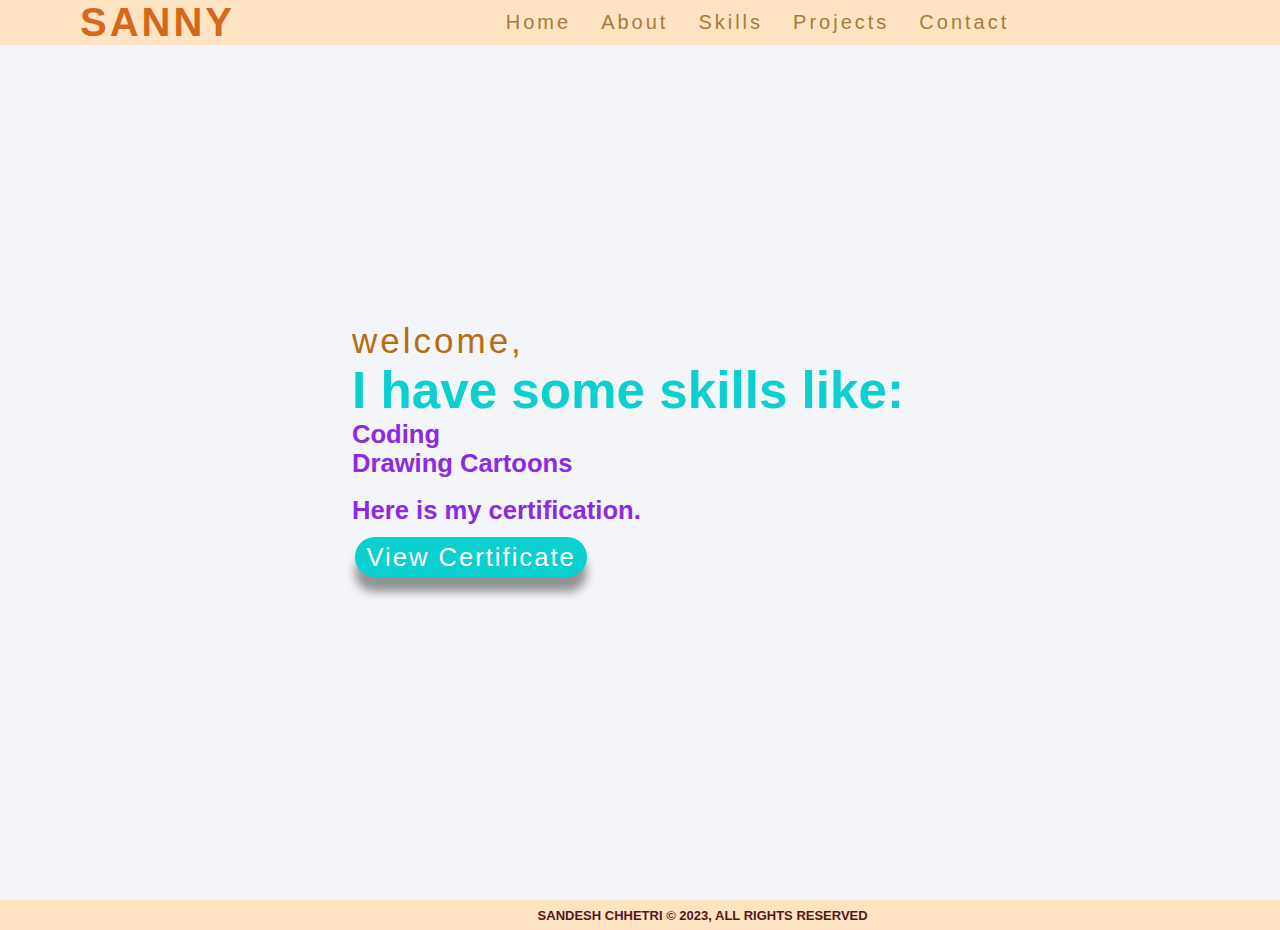
<file: Skills.html>
<!DOCTYPE html>
<html lang="en">
<head>
	<title>My Skills</title>
	<meta charset="UTF-8">
	<meta name="viewport" content="width=device-width, initial-scale=1.0">
    <meta name="description" content="Skills of Sandesh Chhetri, a Java Backend Developer.">
    <meta name="keywords" content="Skills, Sandesh Chhetri, Java, Spring Boot, AWS, Backend Developer">
    <meta property="og:title" content="Skills of Sandesh Chhetri">
    <meta property="og:description" content="Skills of Sandesh Chhetri, a Java Backend Developer.">
    <meta property="og:image" content="sandy2.png">
    <meta property="og:url" content="https://your-domain.com/Skills.html">
    <meta name="twitter:card" content="summary_large_image">
    <link rel="stylesheet" href="https://cdnjs.cloudflare.com/ajax/libs/font-awesome/6.5.1/css/all.min.css" integrity="sha512-DTOQO9RWCH3ppGqcWaEA1BIZOC6xxalwEsw9c2QQeAIftl+Vegovlnee1c9QX4TctnWMn13TZye+giMm8e2LwA==" crossorigin="anonymous" referrerpolicy="no-referrer" />
	<link rel="stylesheet" href="Sandesh.css">
</head> 
<body>
	<div class="vessel">
		<nav>
			<div class="social-icons">
				<a href="https://www.facebook.com/sndesh.pc/" aria-label="Facebook"><i class="fab fa-facebook-f"></i></a>
				<a href="https://twitter.com/SandeshJungChh2" aria-label="Twitter"><i class="fab fa-twitter"></i></a>
				<a href="https://www.instagram.com/im_sandesh_chhetri/" aria-label="Instagram"><i class="fab fa-instagram"></i></a>
				<a href="https://github.com/Sandeshsir" aria-label="GitHub"><i class="fab fa-github"></i></a>
			</div>			  
			<div class="logo">Sanny</div>
			<ul>
				<li><a href="index.html">Home</a></li>
				<li><a href="About.html">About</a></li>
				<li><a href="Skills.html">Skills</a></li>
				<li><a href="Projects.html">Projects</a></li>
       			<li><a href="Contact.html">Contact</a></li>
			</ul>
		</nav>
		<div class="wrapper"> <!-- This page uses .wrapper like index.html -->
			<div class="cont cont1"> <!-- And .cont .cont1 for text content -->
				<!-- The content of this page will be replaced later by the "Tech Stack" -->
				<span class="topline">welcome,</span>
				<h1>I have some skills like:</h1>
				<p>Coding<br>
				Drawing Cartoons</p><br>
				<p>Here is my certification.</p>
				<div class="btn">
					<a href="cert.pdf"><button>View certificate</button></a>
				</div>
			</div>
		</div>
	</div>
	<footer>
        <p class="foot">SANDESH CHHETRI &COPY 2023, ALL RIGHTS RESERVED</p>
    </footer>
</body>
</html>
</file>
<file: Sandesh.css>
/* General Styles */
* {
  margin: 0;
  padding: 0;
  box-sizing: border-box;
  font-family: 'poppins', sans-serif;
}

.vessel {
  min-height: 100vh;
  background-color: #f3f5f8;
}

/* Navigation Styles */
nav {
  display: flex;
  justify-content: space-around;
  align-items: center;
  background-color: bisque;
  height: 10%;
}

nav ul {
  display: flex;
  justify-content: center;
  list-style: none;
  width: 100%;
}

nav ul li a {
  text-align: center;
  font-size: 20px;
  color: rgb(168, 123, 55);
  letter-spacing: 3px;
  text-decoration: none;
  text-transform: capitalize;
  margin: 0 15px;
  width: 100%;
}

nav ul li a:hover {
  font-size: 1.2rem;
  color: rgb(205, 131, 41);
}

.logo {
  display: flex;
  font-size: 40px;
  font-weight: 800;
  color: chocolate;
  letter-spacing: 3px;
  cursor: pointer;
  text-transform: uppercase;
}

/* Content Styles */
.wrapper {
  display: flex;
  width: 100%;
  height: calc(100vh - 80px);
  justify-content: center;
  align-items: center;
  padding: 0 5%;
  overflow: hidden;
}

.cont {
  width: 50%;
}

.cont1 {
  width: 50%;
}

.topline {
  display: block;
  position: relative;
  font-size: 35px;
  letter-spacing: 3px;
  color: rgb(180, 109, 16);
}

h1 {
  display: block;
  font-size: 4vw;
  font-weight: 900;
  color: rgb(12, 207, 207);
}

.multitext {
  color: rgb(107, 107, 250);
  text-transform: capitalize;
}

p {
  display: block;
  width: 90%;
  font-size: 2vw;
  font-weight: 700;
  color: blueviolet;
}

.btn {
  width: 100%;
  position: relative;
  left: 50%;
  transform: translateX(-50%);
}

button {
  outline: none;
  border: none;
  cursor: pointer;
  font-size: 2vw;
  font-weight: 400;
  color: #fff;
  background-color: rgb(12, 207, 207);
  padding: 1% 2%;
  margin: 2% 0.5%;
  letter-spacing: 2px;
  text-transform: capitalize;
  box-shadow: 0 15px 10px rgba(0, 0, 0, 0.4);
  border-radius: 20px;
}

button:hover {
  background-color: rgb(107, 107, 250);
}

/* Responsive Styles */
@media screen and (max-width: 768px) {
  nav ul li a {
    font-size: 3vw;
    margin: 0 2%;
    width: 20%;
  }

  .wrapper {
    padding: 0 2%;
  }

  .cont,
  .cont1 {
    width: 100%;
  }

  h1 {
    font-size: 6vw;
  }

  p {
    font-size: 3vw;
  }

  .btn {
    left: 5%;
  }

  button {
    font-size: 4vw;
    padding: 2% 4%;
    margin: 4% 1%;
  }
}

/* Social Icons Styles */
.social-icons {
  display: flex;
  justify-content: center;
  align-items: center;
}

.social-icons a {
  display: inline-block;
  margin: 0 10px;
}

.social-icons i {
  display: inline-block;
  font-size: 24px;
  color: #000;
}

.social-icons .facebook:before {
  content: "";
  background-image: url("facebook.png");
  background-repeat: no-repeat;
  background-size: cover;
  width: 24px;
  height: 24px;
  display: inline-block;
}

.social-icons .twitter:before {
  content: "";
  background-image: url("twitter.png");
  background-repeat: no-repeat;
  background-size: cover;
  width: 24px;
  height: 24px;
  display: inline-block;
}

.social-icons .instagram:before {
  content: "";
  background-image: url("instagram.png");
  background-repeat: no-repeat;
  background-size: cover;
  width: 24px;
  height: 24px;
  display: inline-block;
}

.social-icons .github:before {
  content: "";
  background-image: url("github.png");
  background-repeat: no-repeat;
  background-size: cover;
  width: 24px;
  height: 24px;
  display: inline-block;
}

/* Image Styles */
.wrapper figure {
  width: 70%;
  float: right;
  position: relative;
  overflow: hidden;
}

.wrapper figure img {
  width: 100%;
  height: auto;
  transition: transform 0.5s ease-in-out;
}

.wrapper figure:hover img {
  transform: scale(1.02);
}

/* Footer Styles */
.foot {
  color: #561616;
  font-size: small;
  margin-top: auto;
}

footer {
  background-color: bisque;
  padding-top: 0.6%;
  padding-bottom: 0.6%;
  padding-left: 42%;
}

/* Additional Styles */
.contabt1 {
  width: 50%;
  background-color: bisque;
  padding: 40px;
  border-radius: 40px;
}

.contabt2 {
  width: 70%;
  background-color: bisque;
  padding: 40px;
  border-radius: 40px;
  margin: auto;
  margin-top: 6%;
  margin-bottom: 8%;
}

.form {
  width: 100%;
  margin: 0 auto;
  padding-left: 25%;
  margin-left: 8%;
  margin-top: 2%;
  margin-bottom: 0.5%;
}

.content1 {
  background-color: bisque;
  padding: 40px;
  border-radius: 40px;
}

.conthead {
  text-align: center;
  font-size: 28px;
  color: #333;
  margin-bottom: 20px;
}

label {
  font-size: 18px;
  color: #555;
}

input[type="text"],
input[type="email"],
textarea {
  width: 100%;
  padding: 12px;
  margin-bottom: 20px;
  border: 1px solid #ccc;
  border-radius: 20px;
  font-size: 16px;
  color: #333;
}

textarea {
  height: 180px;
}

input[type="submit"] {
  background-color: #333;
  color: #fff;
  padding: 12px 24px;
  border: none;
  border-radius: 20px;
  font-size: 18px;
  cursor: pointer;
}

input[type="submit"]:hover {
  background-color: #555;
}

#thankYouMessage {
  display: none;
  text-align: center;
  margin-top: 20px;
}

#thankYouMessage h2 {
  font-size: 28px;
  color: #333;
  margin-bottom: 10px;
}

#thankYouMessage p {
  font-size: 18px;
  color: #555;
}

.points li {
  font-size: 16px;
  line-height: 1.5;
  color: #666;
  margin-bottom: 10px;
  margin-left: 2%;
}

.thank-you-message {
  background-color: #f9f9f9;
  padding: 20px;
  margin-top: 20px;
  text-align: center;
  border-radius: 5px;
  box-shadow: 0 2px 4px rgba(0, 0, 0, 0.1);
  width: 80%;
  margin: 0 auto;
  margin-bottom: 100px;
}

.thank-you-message h2 {
  font-size: 24px;
}

.thank-you-message p {
  font-size: 18px;
}
</file>
